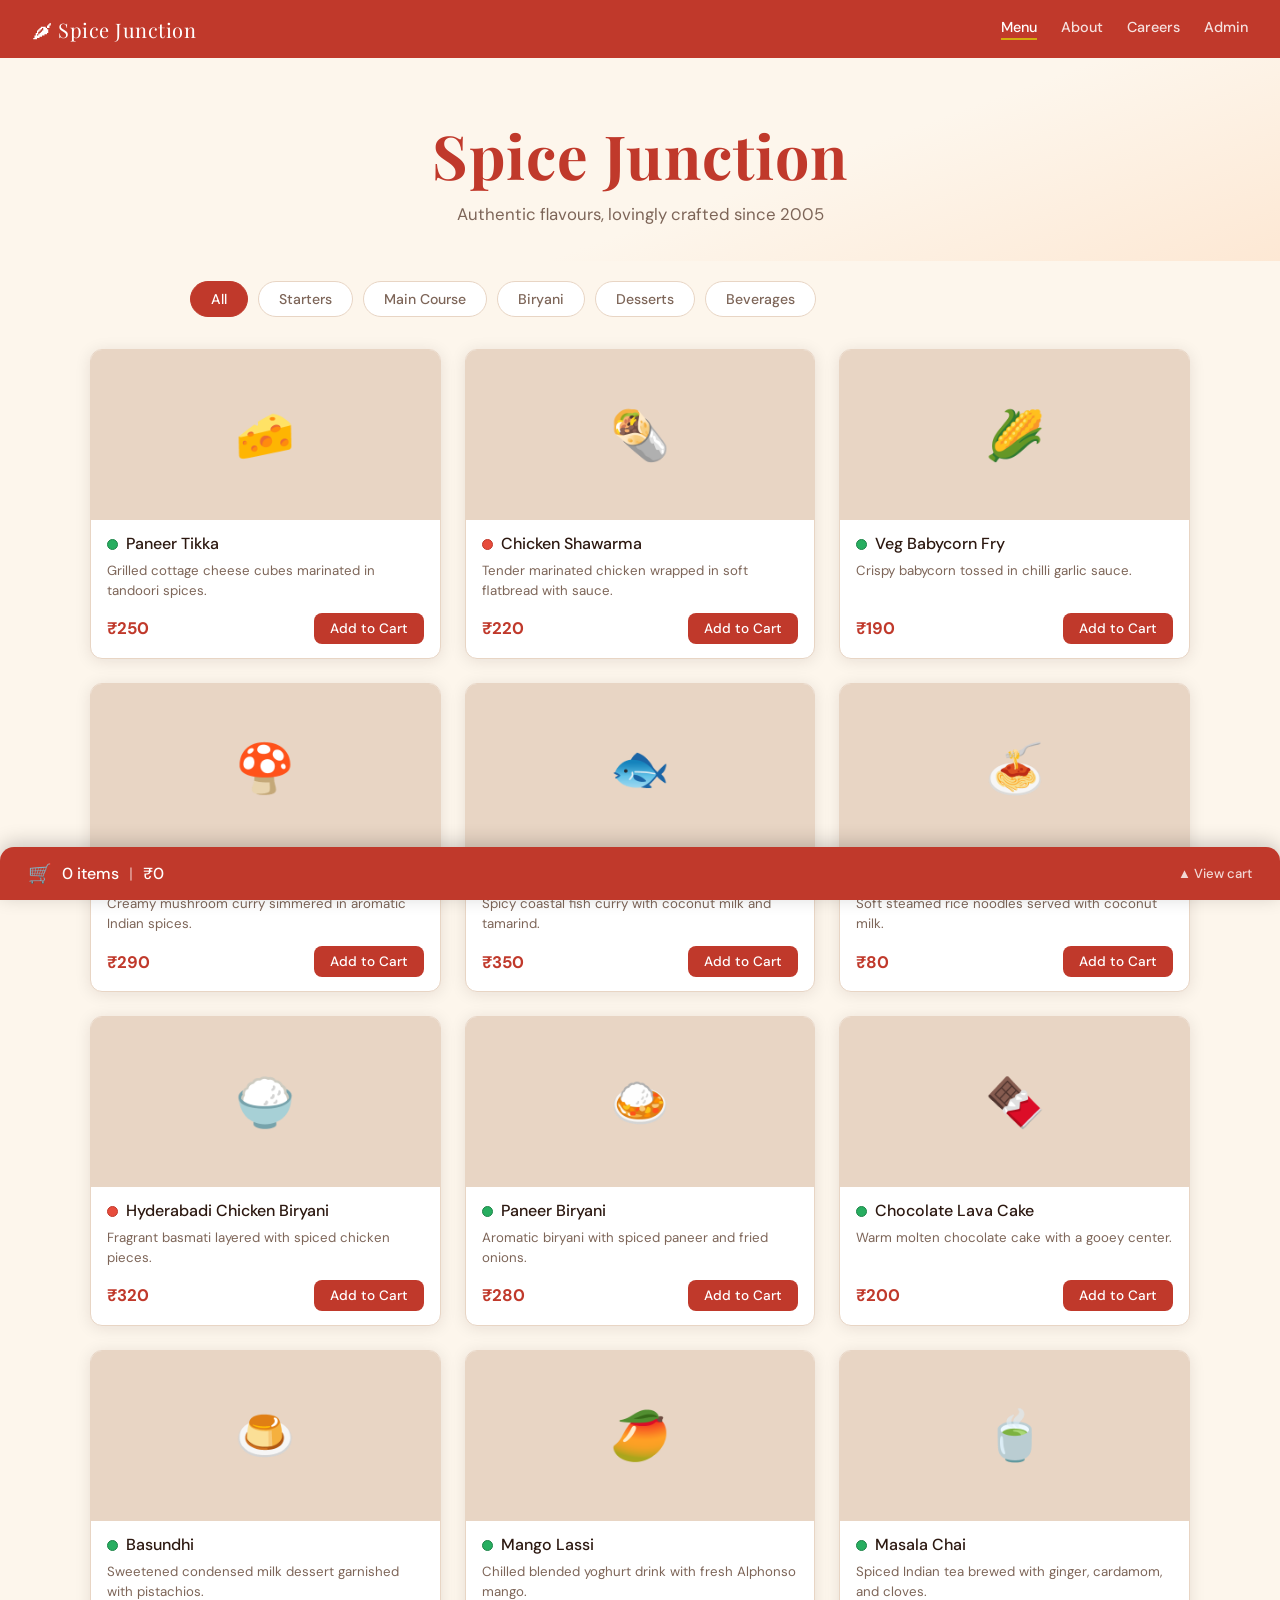
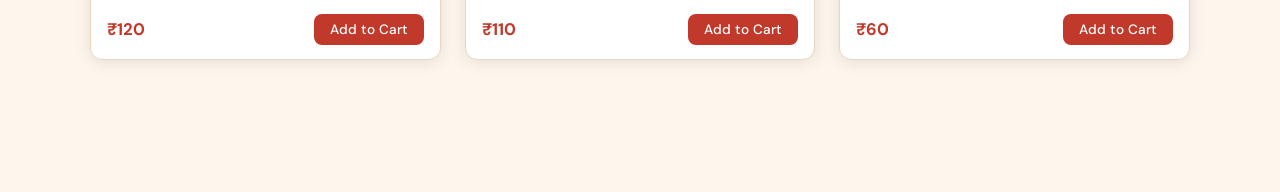
<file: Page_1_Menu/index.html>
<!DOCTYPE html>
<html lang="en">
<head>
  <meta charset="UTF-8" />
  <meta name="viewport" content="width=device-width, initial-scale=1.0" />
  <title>Menu — Spice Junction</title>
  <link rel="stylesheet" href="style.css" />
  <link rel="preconnect" href="https://fonts.googleapis.com" />
  <link href="https://fonts.googleapis.com/css2?family=Playfair+Display:wght@700&family=DM+Sans:wght@400;500&display=swap" rel="stylesheet" />
</head>
<body>

  <!-- ── NAVBAR ── -->
  <nav class="navbar">
    <a class="nav-brand" href="index.html">🌶 Spice Junction</a>
    <div class="nav-links">
      <a href="index.html" class="active">Menu</a>
      <a href="../Page_2_About/index.html">About</a>
      <a href="../Page_3_Careers/careers.html">Careers</a>
      <a href="../Page_3_Careers/admin.html">Admin</a>
    </div>
  </nav>

  <!-- ── HEADER ── -->
  <header class="site-header">
    <h1>Spice Junction</h1>
    <p class="tagline">Authentic flavours, lovingly crafted since 2005</p>
  </header>

  <!-- ── CATEGORY FILTERS ── -->
  <section class="filter-section">
    <div class="filter-bar" id="filterBar">
      <button class="filter-btn active" data-category="All">All</button>
      <button class="filter-btn" data-category="Starters">Starters</button>
      <button class="filter-btn" data-category="Main Course">Main Course</button>
      <button class="filter-btn" data-category="Biryani">Biryani</button>
      <button class="filter-btn" data-category="Desserts">Desserts</button>
      <button class="filter-btn" data-category="Beverages">Beverages</button>
    </div>
  </section>

  <!-- ── MENU GRID ── -->
  <main class="menu-section">
    <div class="menu-grid" id="menuGrid">
      <!-- Cards injected by script.js -->
    </div>
  </main>

  <!-- ── CART BAR ── -->
  <div class="cart-bar" id="cartBar">
    <div class="cart-bar-inner" id="cartBarInner">
      <span class="cart-icon">🛒</span>
      <span id="cartCount">0 items</span>
      <span class="cart-sep">|</span>
      <span id="cartTotal">₹0</span>
      <span class="cart-toggle-hint">▲ View cart</span>
    </div>

    <!-- Expanded breakdown -->
    <div class="cart-breakdown" id="cartBreakdown">
      <div class="breakdown-header">Order Summary</div>
      <div id="breakdownList"></div>
      <div class="breakdown-total" id="breakdownTotal"></div>
    </div>
  </div>

  <script src="script.js"></script>
</body>
</html>
</file>
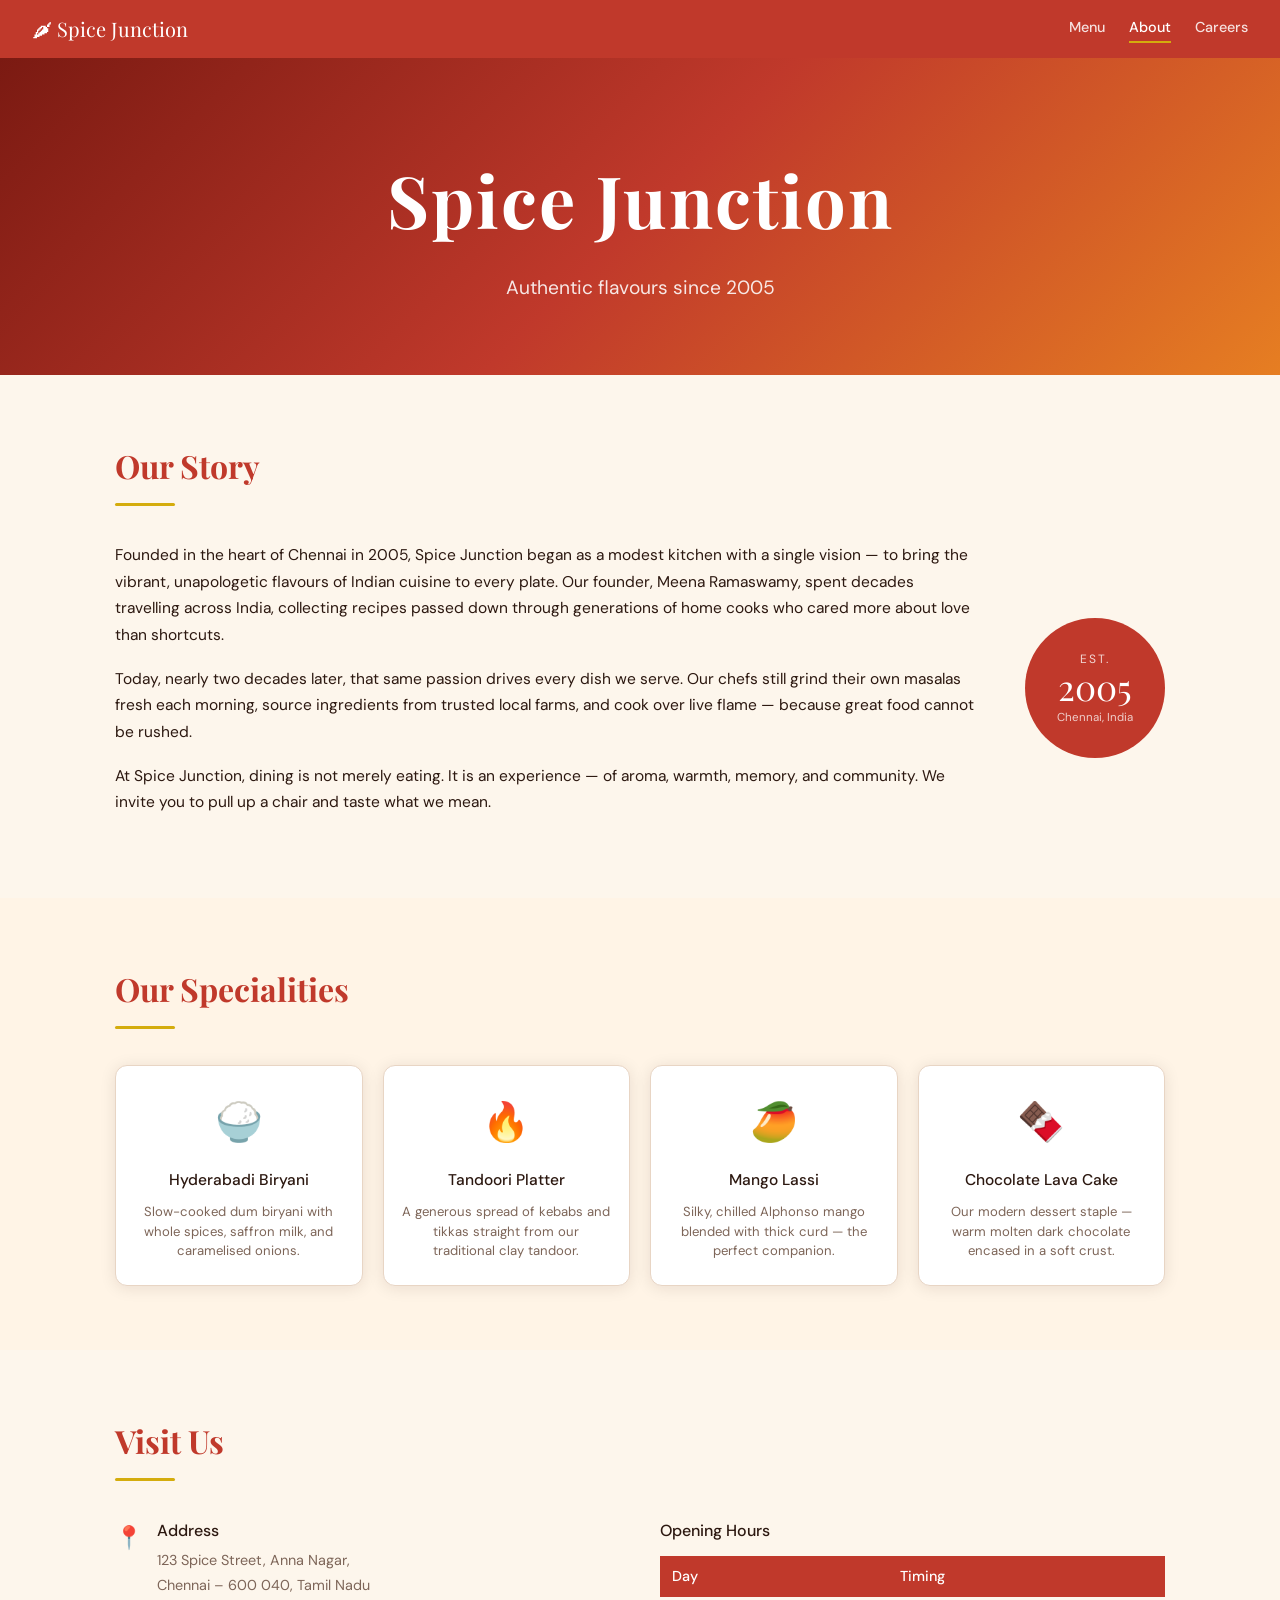
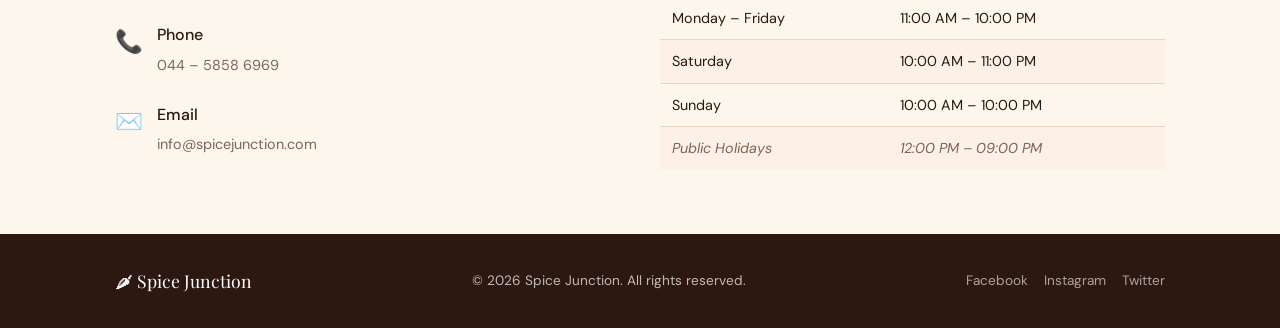
<file: Page_2_About/index.html>
<!DOCTYPE html>
<html lang="en">
<head>
  <meta charset="UTF-8" />
  <meta name="viewport" content="width=device-width, initial-scale=1.0" />
  <title>About Us — Spice Junction</title>
  <link rel="stylesheet" href="style.css" />
  <link rel="preconnect" href="https://fonts.googleapis.com" />
  <link href="https://fonts.googleapis.com/css2?family=Playfair+Display:wght@700&family=DM+Sans:wght@400;500&display=swap" rel="stylesheet" />
</head>
<body>

  <!-- ── NAVBAR ── -->
  <nav class="navbar">
    <a class="nav-brand" href="../Page_1_Menu/index.html">🌶 Spice Junction</a>
    <div class="nav-links">
      <a href="../Page_1_Menu/index.html">Menu</a>
      <a href="index.html" class="active">About</a>
      <a href="../Page_3_Careers/careers.html">Careers</a>
    </div>
  </nav>

  <!-- ── HERO ── -->
  <header class="hero">
    <div class="hero-inner">
      <h1>Spice Junction</h1>
      <p class="hero-tagline">Authentic flavours since 2005</p>
    </div>
  </header>

  <!-- ── OUR STORY ── -->
  <section class="section">
    <div class="container">
      <h2 class="section-title">Our Story</h2>
      <div class="story-grid">
        <div class="story-text">
          <p>Founded in the heart of Chennai in 2005, Spice Junction began as a modest kitchen with a single vision — to bring the vibrant, unapologetic flavours of Indian cuisine to every plate. Our founder, Meena Ramaswamy, spent decades travelling across India, collecting recipes passed down through generations of home cooks who cared more about love than shortcuts.</p>
          <p>Today, nearly two decades later, that same passion drives every dish we serve. Our chefs still grind their own masalas fresh each morning, source ingredients from trusted local farms, and cook over live flame — because great food cannot be rushed.</p>
          <p>At Spice Junction, dining is not merely eating. It is an experience — of aroma, warmth, memory, and community. We invite you to pull up a chair and taste what we mean.</p>
        </div>
        <div class="story-badge">
          <div class="badge-year">Est.</div>
          <div class="badge-num">2005</div>
          <div class="badge-sub">Chennai, India</div>
        </div>
      </div>
    </div>
  </section>

  <!-- ── SPECIALITIES ── -->
  <section class="section section-alt">
    <div class="container">
      <h2 class="section-title">Our Specialities</h2>
      <div class="spec-grid">
        <div class="spec-card">
          <div class="spec-icon">🍚</div>
          <h3>Hyderabadi Biryani</h3>
          <p>Slow-cooked dum biryani with whole spices, saffron milk, and caramelised onions.</p>
        </div>
        <div class="spec-card">
          <div class="spec-icon">🔥</div>
          <h3>Tandoori Platter</h3>
          <p>A generous spread of kebabs and tikkas straight from our traditional clay tandoor.</p>
        </div>
        <div class="spec-card">
          <div class="spec-icon">🥭</div>
          <h3>Mango Lassi</h3>
          <p>Silky, chilled Alphonso mango blended with thick curd — the perfect companion.</p>
        </div>
        <div class="spec-card">
          <div class="spec-icon">🍫</div>
          <h3>Chocolate Lava Cake</h3>
          <p>Our modern dessert staple — warm molten dark chocolate encased in a soft crust.</p>
        </div>
      </div>
    </div>
  </section>

  <!-- ── VISIT US ── -->
  <section class="section">
    <div class="container">
      <h2 class="section-title">Visit Us</h2>
      <div class="visit-grid">
        <!-- Address & Contact -->
        <div class="visit-info">
          <div class="info-block">
            <span class="info-icon">📍</span>
            <div>
              <strong>Address</strong>
              <p>123 Spice Street, Anna Nagar,<br />Chennai – 600 040, Tamil Nadu</p>
            </div>
          </div>
          <div class="info-block">
            <span class="info-icon">📞</span>
            <div>
              <strong>Phone</strong>
              <p>044 – 5858 6969</p>
            </div>
          </div>
          <div class="info-block">
            <span class="info-icon">✉️</span>
            <div>
              <strong>Email</strong>
              <p>info@spicejunction.com</p>
            </div>
          </div>
        </div>

        <!-- Hours table -->
        <div class="hours-block">
          <strong>Opening Hours</strong>
          <table class="hours-table">
            <thead>
              <tr><th>Day</th><th>Timing</th></tr>
            </thead>
            <tbody>
              <tr><td>Monday – Friday</td><td>11:00 AM – 10:00 PM</td></tr>
              <tr><td>Saturday</td><td>10:00 AM – 11:00 PM</td></tr>
              <tr><td>Sunday</td><td>10:00 AM – 10:00 PM</td></tr>
              <tr class="closed"><td>Public Holidays</td><td>12:00 PM – 09:00 PM</td></tr>
            </tbody>
          </table>
        </div>
      </div>
    </div>
  </section>

  <!-- ── FOOTER ── -->
  <footer class="footer">
    <div class="container footer-inner">
      <p class="footer-brand">🌶 Spice Junction</p>
      <p class="footer-copy">&copy; 2026 Spice Junction. All rights reserved.</p>
      <div class="footer-social">
        <a href="#">Facebook</a>
        <a href="#">Instagram</a>
        <a href="#">Twitter</a>
      </div>
    </div>
  </footer>

</body>
</html>
</file>
<file: Page_1_Menu/style.css>
/* ── RESET & BASE ── */
*, *::before, *::after { box-sizing: border-box; margin: 0; padding: 0; }

:root {
  --spice:    #c0392b;
  --spice-dk: #922b21;
  --gold:     #d4ac0d;
  --bg:       #fdf6ec;
  --surface:  #ffffff;
  --text:     #2c1810;
  --muted:    #7d6558;
  --border:   #e8d5c4;
  --radius:   12px;
  --shadow:   0 2px 16px rgba(44,24,16,.10);
}

body {
  font-family: 'DM Sans', sans-serif;
  background: var(--bg);
  color: var(--text);
  padding-bottom: 100px; /* room for sticky cart bar */
}

/* ── NAVBAR ── */
.navbar {
  display: flex;
  align-items: center;
  justify-content: space-between;
  padding: 0 32px;
  height: 58px;
  background: var(--spice);
  position: sticky;
  top: 0;
  z-index: 100;
}

.nav-brand {
  font-family: 'Playfair Display', serif;
  font-size: 1.25rem;
  color: #fff;
  text-decoration: none;
  letter-spacing: .5px;
}

.nav-links { display: flex; gap: 24px; }

.nav-links a {
  color: rgba(255,255,255,.85);
  text-decoration: none;
  font-size: .9rem;
  font-weight: 500;
  transition: color .2s;
}

.nav-links a:hover,
.nav-links a.active { color: #fff; border-bottom: 2px solid var(--gold); padding-bottom: 2px; }

/* ── HEADER ── */
.site-header {
  text-align: center;
  padding: 56px 20px 36px;
  background: linear-gradient(160deg, #fdf6ec 60%, #fde8d4);
}

.site-header h1 {
  font-family: 'Playfair Display', serif;
  font-size: clamp(2.4rem, 5vw, 3.8rem);
  color: var(--spice);
  letter-spacing: 1px;
}

.tagline {
  margin-top: 8px;
  color: var(--muted);
  font-size: 1.05rem;
}

/* ── FILTER BAR ── */
.filter-section { padding: 20px 32px 8px; }

.filter-bar {
  display: flex;
  flex-wrap: wrap;
  gap: 10px;
  max-width: 900px;
  margin: 0 auto;
}

.filter-btn {
  padding: 8px 20px;
  border: 1.5px solid var(--border);
  border-radius: 999px;
  background: var(--surface);
  color: var(--muted);
  font-family: 'DM Sans', sans-serif;
  font-size: .88rem;
  font-weight: 500;
  cursor: pointer;
  transition: all .2s;
}

.filter-btn:hover { border-color: var(--spice); color: var(--spice); }

.filter-btn.active {
  background: var(--spice);
  border-color: var(--spice);
  color: #fff;
}

/* ── MENU GRID ── */
.menu-section { padding: 24px 32px 32px; }

.menu-grid {
  display: grid;
  grid-template-columns: repeat(3, 1fr);
  gap: 24px;
  max-width: 1100px;
  margin: 0 auto;
}

/* ── MENU CARD ── */
.menu-card {
  background: var(--surface);
  border-radius: var(--radius);
  box-shadow: var(--shadow);
  border: 1px solid var(--border);
  overflow: hidden;
  display: flex;
  flex-direction: column;
  transition: transform .25s, box-shadow .25s;
}

.menu-card:hover {
  transform: translateY(-6px);
  box-shadow: 0 10px 28px rgba(44,24,16,.15);
}

.card-image {
  width: 100%;
  height: 170px;
  object-fit: cover;
  background: var(--border);
  display: flex;
  align-items: center;
  justify-content: center;
  font-size: 3rem;
}

.card-body { padding: 14px 16px; flex: 1; display: flex; flex-direction: column; }

.card-name-row {
  display: flex;
  align-items: center;
  gap: 8px;
  margin-bottom: 6px;
}

.veg-dot {
  width: 11px;
  height: 11px;
  border-radius: 50%;
  flex-shrink: 0;
  border: 1.5px solid;
}

.veg-dot.veg    { background: #27ae60; border-color: #1e8449; }
.veg-dot.nonveg { background: #e74c3c; border-color: #c0392b; }

.card-name {
  font-size: 1rem;
  font-weight: 500;
  color: var(--text);
  line-height: 1.3;
}

.card-desc {
  font-size: .83rem;
  color: var(--muted);
  margin-bottom: 12px;
  line-height: 1.5;
  flex: 1;
}

.card-footer {
  display: flex;
  align-items: center;
  justify-content: space-between;
  margin-top: auto;
}

.card-price {
  font-size: 1.05rem;
  font-weight: 700;
  color: var(--spice);
}

.add-btn {
  padding: 7px 16px;
  background: var(--spice);
  color: #fff;
  border: none;
  border-radius: 8px;
  font-family: 'DM Sans', sans-serif;
  font-size: .85rem;
  font-weight: 500;
  cursor: pointer;
  transition: background .2s, transform .1s;
}

.add-btn:hover       { background: var(--spice-dk); }
.add-btn:active      { transform: scale(.96); }
.add-btn.added       { background: #27ae60; }

/* ── CART BAR ── */
.cart-bar {
  position: fixed;
  bottom: 0; left: 0; right: 0;
  background: var(--spice);
  color: #fff;
  z-index: 200;
  border-radius: 14px 14px 0 0;
  overflow: hidden;
  box-shadow: 0 -4px 20px rgba(0,0,0,.2);
}

.cart-bar-inner {
  display: flex;
  align-items: center;
  gap: 10px;
  padding: 14px 28px;
  cursor: pointer;
  font-weight: 500;
}

.cart-icon { font-size: 1.2rem; }
.cart-sep  { opacity: .5; }
.cart-toggle-hint { margin-left: auto; font-size: .82rem; opacity: .8; }

/* Expanded cart */
.cart-breakdown {
  display: none;
  border-top: 1px solid rgba(255,255,255,.2);
  padding: 16px 28px;
  max-height: 240px;
  overflow-y: auto;
  background: var(--spice-dk);
}

.cart-breakdown.open { display: block; }

.breakdown-header {
  font-family: 'Playfair Display', serif;
  font-size: 1rem;
  margin-bottom: 10px;
  opacity: .9;
}

.breakdown-row {
  display: flex;
  justify-content: space-between;
  font-size: .88rem;
  padding: 4px 0;
  opacity: .9;
}

.breakdown-total {
  border-top: 1px solid rgba(255,255,255,.25);
  margin-top: 8px;
  padding-top: 8px;
  font-weight: 700;
  display: flex;
  justify-content: space-between;
}

/* ── RESPONSIVE ── */
@media (max-width: 900px) {
  .menu-grid { grid-template-columns: repeat(2, 1fr); }
}

@media (max-width: 600px) {
  .menu-grid { grid-template-columns: 1fr; }
  .navbar { padding: 0 16px; }
  .menu-section { padding: 16px; }
}

@media (max-width: 480px) {
  .nav-links { gap: 12px; }
  .filter-section { padding: 16px 16px 4px; }
}
</file>
<file: Page_2_About/style.css>
/* ── RESET & BASE ── */
*, *::before, *::after { box-sizing: border-box; margin: 0; padding: 0; }

:root {
  --spice:    #c0392b;
  --spice-dk: #922b21;
  --gold:     #d4ac0d;
  --bg:       #fdf6ec;
  --alt-bg:   #fff4e6;
  --surface:  #ffffff;
  --text:     #2c1810;
  --muted:    #7d6558;
  --border:   #e8d5c4;
  --radius:   12px;
  --shadow:   0 2px 16px rgba(44,24,16,.10);
}

body {
  font-family: 'DM Sans', sans-serif;
  background: var(--bg);
  color: var(--text);
  line-height: 1.7;
}

/* ── NAVBAR ── */
.navbar {
  display: flex;
  align-items: center;
  justify-content: space-between;
  padding: 0 32px;
  height: 58px;
  background: var(--spice);
  position: sticky;
  top: 0;
  z-index: 100;
}

.nav-brand {
  font-family: 'Playfair Display', serif;
  font-size: 1.25rem;
  color: #fff;
  text-decoration: none;
}

.nav-links { display: flex; gap: 24px; }

.nav-links a {
  color: rgba(255,255,255,.85);
  text-decoration: none;
  font-size: .9rem;
  font-weight: 500;
  transition: color .2s;
}

.nav-links a:hover,
.nav-links a.active {
  color: #fff;
  border-bottom: 2px solid var(--gold);
  padding-bottom: 2px;
}

/* ── HERO ── */
.hero {
  background: linear-gradient(135deg, #7b1a12 0%, #c0392b 50%, #e67e22 100%);
  color: #fff;
  padding: 80px 32px 70px;
  text-align: center;
}

.hero h1 {
  font-family: 'Playfair Display', serif;
  font-size: clamp(2.8rem, 6vw, 4.5rem);
  letter-spacing: 2px;
}

.hero-tagline {
  margin-top: 12px;
  font-size: 1.2rem;
  opacity: .88;
}

/* ── SECTIONS ── */
.section { padding: 64px 32px; }
.section-alt { background: var(--alt-bg); }

.container {
  max-width: 1050px;
  margin: 0 auto;
}

.section-title {
  font-family: 'Playfair Display', serif;
  font-size: 2rem;
  color: var(--spice);
  margin-bottom: 36px;
  position: relative;
}

.section-title::after {
  content: '';
  display: block;
  width: 60px;
  height: 3px;
  background: var(--gold);
  margin-top: 10px;
  border-radius: 2px;
}

/* ── OUR STORY ── */
.story-grid {
  display: flex;
  gap: 48px;
  align-items: flex-start;
}

.story-text { flex: 1; }
.story-text p { margin-bottom: 18px; font-size: .97rem; color: var(--text); }

.story-badge {
  flex-shrink: 0;
  width: 140px;
  height: 140px;
  border-radius: 50%;
  background: var(--spice);
  color: #fff;
  display: flex;
  flex-direction: column;
  align-items: center;
  justify-content: center;
  text-align: center;
  align-self: center;
}

.badge-year { font-size: .75rem; text-transform: uppercase; letter-spacing: 2px; opacity: .8; }
.badge-num  { font-family: 'Playfair Display', serif; font-size: 2.2rem; line-height: 1; }
.badge-sub  { font-size: .72rem; opacity: .75; margin-top: 4px; }

/* ── SPECIALITIES ── */
.spec-grid {
  display: grid;
  grid-template-columns: repeat(4, 1fr);
  gap: 20px;
}

.spec-card {
  background: var(--surface);
  border: 1px solid var(--border);
  border-radius: var(--radius);
  padding: 24px 18px;
  text-align: center;
  box-shadow: var(--shadow);
  transition: transform .2s, box-shadow .2s;
}

.spec-card:hover {
  transform: translateY(-4px);
  box-shadow: 0 8px 24px rgba(44,24,16,.14);
}

.spec-icon { font-size: 2.4rem; margin-bottom: 12px; }
.spec-card h3 { font-size: .97rem; font-weight: 500; margin-bottom: 8px; color: var(--text); }
.spec-card p  { font-size: .82rem; color: var(--muted); line-height: 1.5; }

/* ── VISIT US ── */
.visit-grid {
  display: grid;
  grid-template-columns: 1fr 1fr;
  gap: 40px;
}

.visit-info { display: flex; flex-direction: column; gap: 24px; }

.info-block {
  display: flex;
  gap: 14px;
  align-items: flex-start;
}

.info-icon { font-size: 1.4rem; margin-top: 2px; }

.info-block strong { display: block; font-weight: 500; margin-bottom: 4px; color: var(--text); }
.info-block p { font-size: .9rem; color: var(--muted); }

.hours-block strong { display: block; font-weight: 500; margin-bottom: 12px; }

.hours-table {
  width: 100%;
  border-collapse: collapse;
  font-size: .9rem;
}

.hours-table th {
  text-align: left;
  padding: 8px 12px;
  background: var(--spice);
  color: #fff;
  font-weight: 500;
}

.hours-table td { padding: 9px 12px; border-bottom: 1px solid var(--border); }
.hours-table tr:last-child td { border-bottom: none; }
.hours-table tr.closed td { color: var(--muted); font-style: italic; }
.hours-table tr:nth-child(even) td { background: #fdf1e7; }

/* ── FOOTER ── */
.footer {
  background: var(--text);
  color: rgba(255,255,255,.7);
  padding: 32px;
}

.footer-inner {
  display: flex;
  flex-wrap: wrap;
  align-items: center;
  justify-content: space-between;
  gap: 16px;
}

.footer-brand { font-family: 'Playfair Display', serif; color: #fff; font-size: 1.1rem; }
.footer-copy  { font-size: .85rem; }

.footer-social { display: flex; gap: 16px; }
.footer-social a { color: rgba(255,255,255,.6); text-decoration: none; font-size: .85rem; transition: color .2s; }
.footer-social a:hover { color: #fff; }

/* ── RESPONSIVE ── */
@media (max-width: 860px) {
  .spec-grid { grid-template-columns: repeat(2, 1fr); }
  .visit-grid { grid-template-columns: 1fr; }
  .story-grid { flex-direction: column; }
  .story-badge { align-self: flex-start; }
}

@media (max-width: 600px) {
  .navbar { padding: 0 16px; }
  .section { padding: 40px 16px; }
  .spec-grid { grid-template-columns: 1fr; }
  .nav-links { gap: 12px; }
}
</file>
